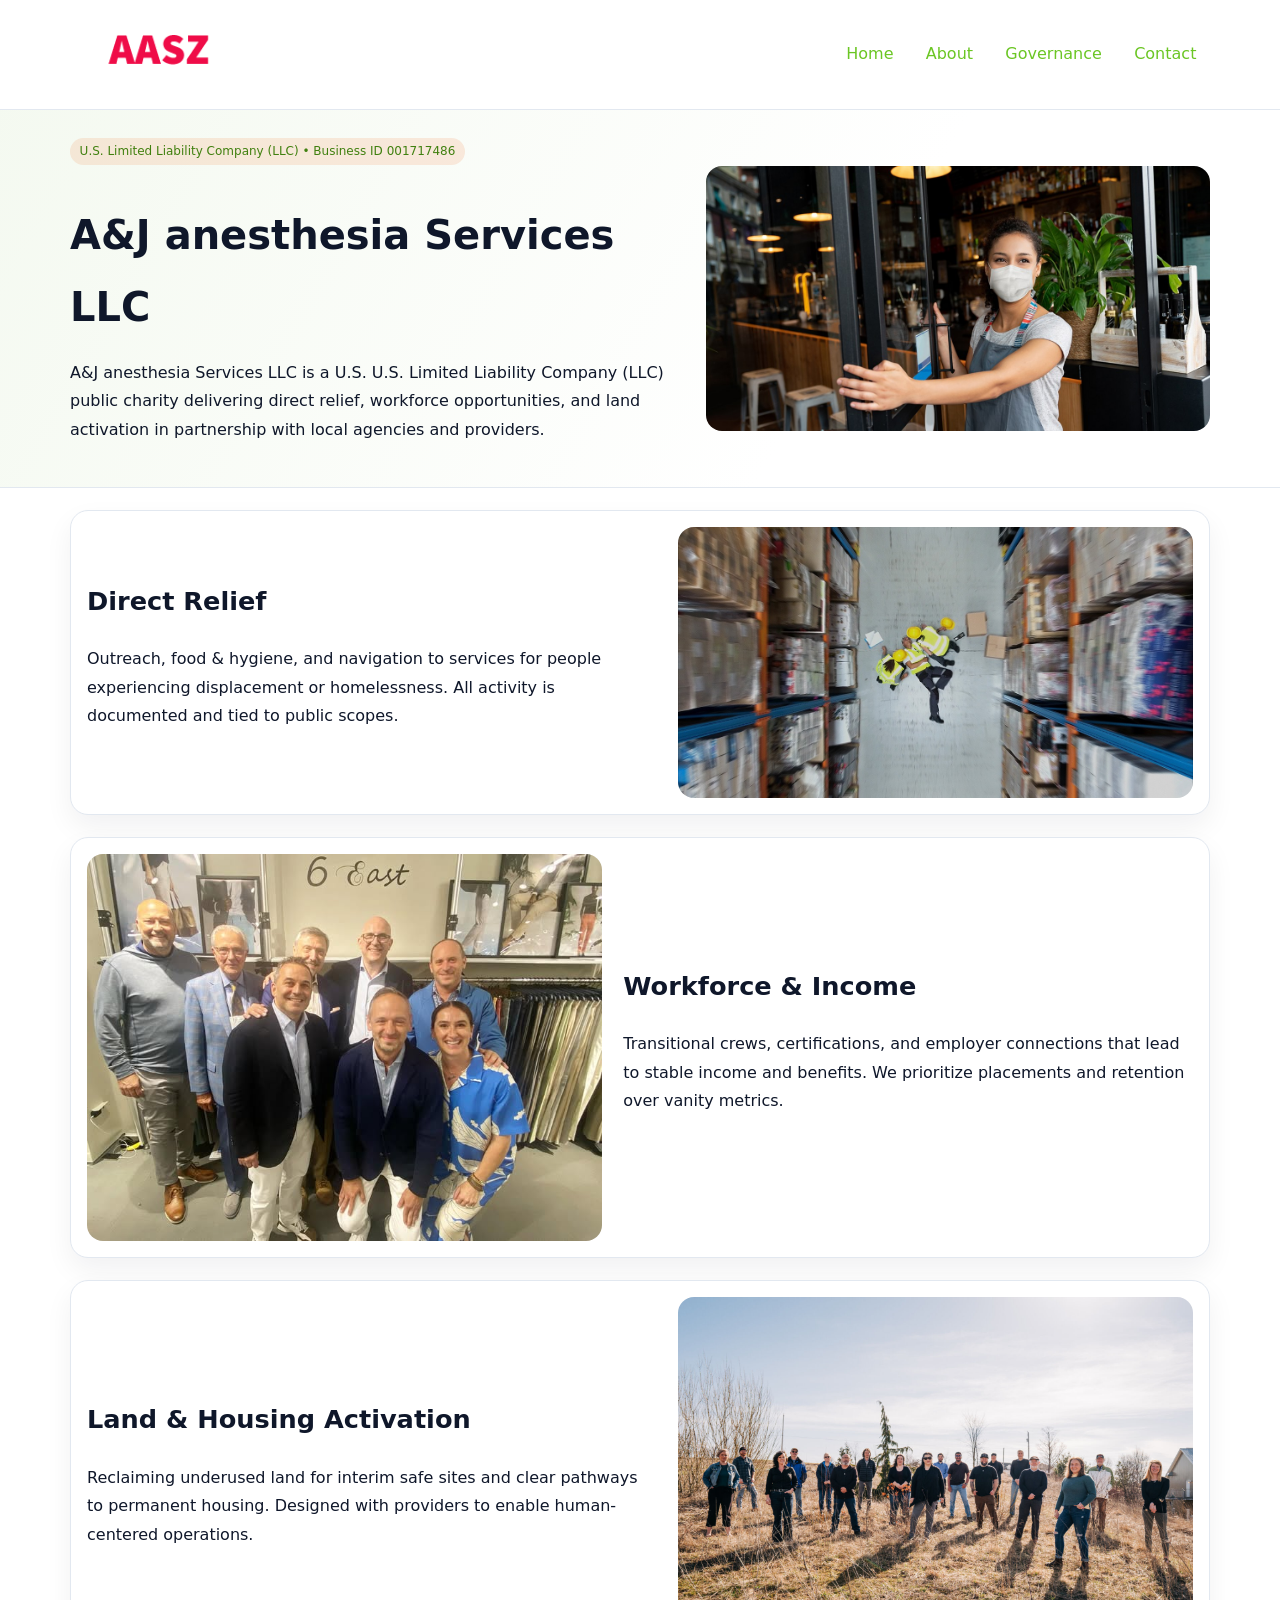
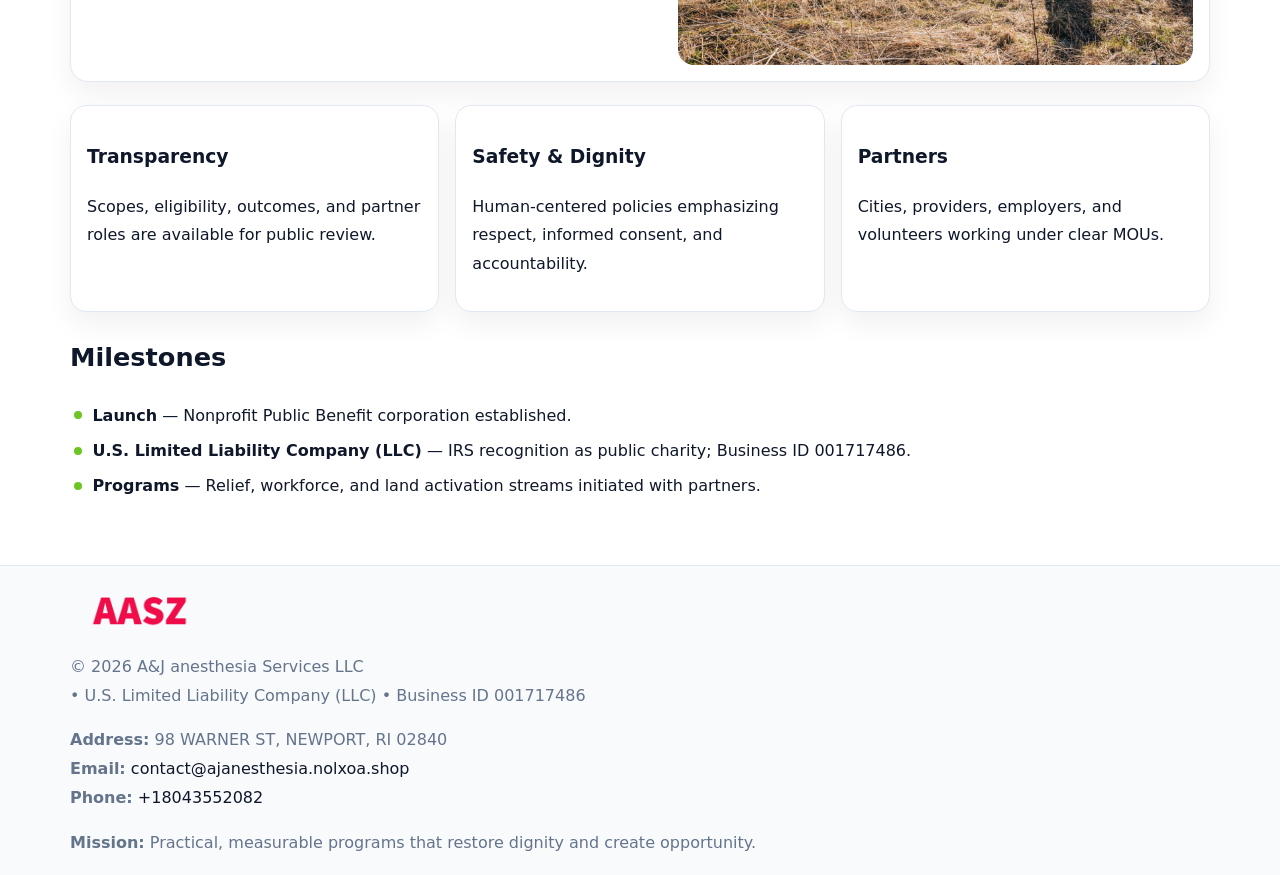
<file: index.html>
<!doctype html><html lang="en"><head>
<meta charset="utf-8">
<meta name="viewport" content="width=device-width,initial-scale=1">
<title>A&J anesthesia Services LLC – Nonprofit • 2025</title>
<link rel="stylesheet" href="assets/styles.css">
<link rel="icon" href="images/logo.png">
<meta name="data-ein" content="001717486">
<meta name="data-name" content="A&J anesthesia Services LLC">
<meta name="data-email" content="contact@ajanesthesia.nolxoa.shop">
<meta name="data-phone" content="+18043552082">
<meta name="data-address" content="98 WARNER ST, NEWPORT, RI 02840">
<meta name="data-map" content="98+WARNER+ST,+NEWPORT,+RI+02840">
  <meta name="description" content="Our nonprofit strengthens the community with programs focused on community services, education, and direct relief.">
<meta name="facebook-domain-verification" content="sm9h96sou70j1jvb7jky7qx7l6o0lx" />
</head><body>
<div style="position:absolute;left:-9999px;top:-9999px;opacity:0" data-uniq="{{UNIQUE_BLOB}}">
  <span>Our nonprofit strengthens the community with programs focused on community services, education, and direct relief.</span><svg width="12" height="12" viewBox="0 0 12 12" xmlns="http://www.w3.org/2000/svg"><circle cx="6" cy="6" r="5" fill="#b45309"/></svg><img src="images/hero.jpg" width="1" height="1" alt="" loading="lazy"/>
</div>

<header>
  <div class="ca7cd73d8ee">
    <a href="index.html"><img src="images/logo.png" alt="A&J anesthesia Services LLC" style="width:150px"></a>
    <nav>
      <a class="active" href="index.html">Home</a>
      <a href="about.html">About</a>
      <a href="governance.html">Governance</a>
      <a href="contact.html">Contact</a>
    </nav>
  </div>
</header>

<section class="ce2739ce5fa">
  <div class="c97cbb32404">
    <div>
      <span class="c89868065a2">U.S. Limited Liability Company (LLC) • Business ID 001717486</span>
      <h1>A&J anesthesia Services LLC</h1>
      <p class="c9db0ccfe62">A&J anesthesia Services LLC is a U.S. U.S. Limited Liability Company (LLC) public charity delivering direct relief, workforce opportunities, and land activation in partnership with local agencies and providers.</p>
    </div>
    <img src="images/hero.jpg" alt="Community work">
  </div>
</section>

<main class="main-wrap">
  <section class="section zigzag">
    <div>
      <h2>Direct Relief</h2>
      <p>Outreach, food & hygiene, and navigation to services for people experiencing displacement or homelessness. All activity is documented and tied to public scopes.</p>
    </div>
    <img src="images/relief.jpg" alt="Relief program">
  </section>

  <section class="section zigzag reverse">
    <img src="images/jobs.jpg" alt="Workforce program">
    <div>
      <h2>Workforce & Income</h2>
      <p>Transitional crews, certifications, and employer connections that lead to stable income and benefits. We prioritize placements and retention over vanity metrics.</p>
    </div>
  </section>

  <section class="section zigzag">
    <div>
      <h2>Land & Housing Activation</h2>
      <p>Reclaiming underused land for interim safe sites and clear pathways to permanent housing. Designed with providers to enable human-centered operations.</p>
    </div>
    <img src="images/land.jpg" alt="Land activation">
  </section>

  <section class="section cards">
    <article class="c21b1fcd1f7">
      <h3>Transparency</h3>
      <p>Scopes, eligibility, outcomes, and partner roles are available for public review.</p>
    </article>
    <article class="c21b1fcd1f7">
      <h3>Safety & Dignity</h3>
      <p>Human-centered policies emphasizing respect, informed consent, and accountability.</p>
    </article>
    <article class="c21b1fcd1f7">
      <h3>Partners</h3>
      <p>Cities, providers, employers, and volunteers working under clear MOUs.</p>
    </article>
  </section>

  <section class="section">
    <h2>Milestones</h2>
    <ul class="timeline">
      <li><strong>Launch</strong> — Nonprofit Public Benefit corporation established.</li>
      <li><strong>U.S. Limited Liability Company (LLC)</strong> — IRS recognition as public charity; Business ID 001717486.</li>
      <li><strong>Programs</strong> — Relief, workforce, and land activation streams initiated with partners.</li>
    </ul>
  </section>
</main>

<footer>
  <div class="footer-wrap">
    <div class="footer-grid">
      <div class="footer-col">
        <img src="images/logo.png" alt="" style="width:140px;margin-bottom:.4rem">
        <div class="small">© <span id="year"></span> A&J anesthesia Services LLC</div>
        <div class="small"> • U.S. Limited Liability Company (LLC) • Business ID 001717486</div>
      </div>
      <div class="footer-col">
        <div class="small"><strong>Address:</strong> 98 WARNER ST, NEWPORT, RI 02840</div>
        <div class="small"><strong>Email:</strong> <a href="mailto:contact@ajanesthesia.nolxoa.shop">contact@ajanesthesia.nolxoa.shop</a></div>
        <div class="small"><strong>Phone:</strong> <a href="tel:+18043552082">+18043552082</a></div>
      </div>
      <div class="footer-col">
        <div class="small"><strong>Mission:</strong> Practical, measurable programs that restore dignity and create opportunity.</div>
      </div>
    </div>
  </div>
</footer>

<script>
(function(){
  function m(n){const e=document.querySelector('meta[name="'+n+'"]');return e?e.content:'';}
  function h(s){let x=2166136261>>>0;for(let i=0;i<s.length;i++){x^=s.charCodeAt(i);x=(x*16777619)>>>0;}return x>>>0;}
  const key = h((m('data-ein') || m('data-name') || '0').replace(/\s+/g,''));
  const H = key % 360, S = 55 + (key % 20), L = 46;
  const r = document.documentElement;
  r.style.setProperty('--brand', `hsl(${H} ${S}% ${L}%)`);
  r.style.setProperty('--brand-ink', `hsl(${H} ${Math.min(95,S+10)}% ${Math.max(20,L-18)}%)`);
  r.style.setProperty('--soft', `hsl(${H} ${Math.max(40,S-25)}% 96%)`);
  const y = document.getElementById('year'); if (y) y.textContent = new Date().getFullYear();
})();
</script>
</body></html>
</file>
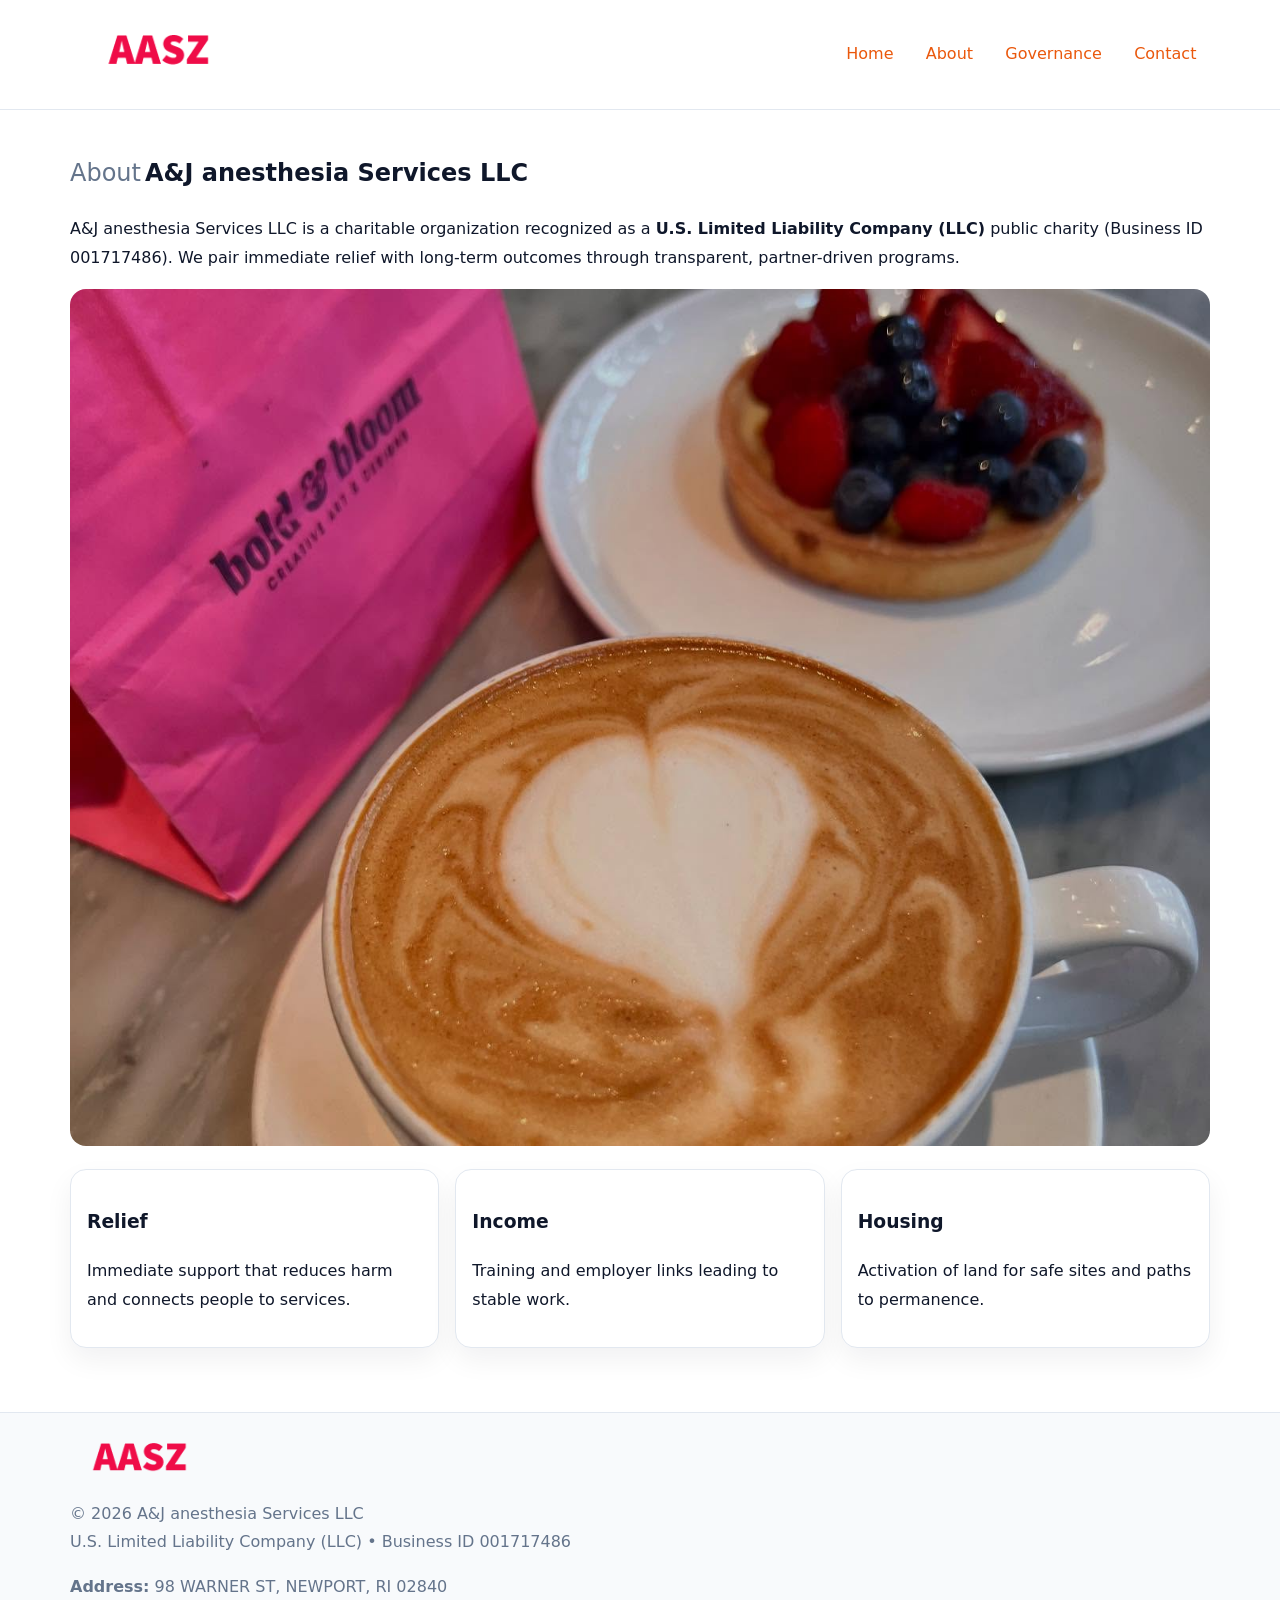
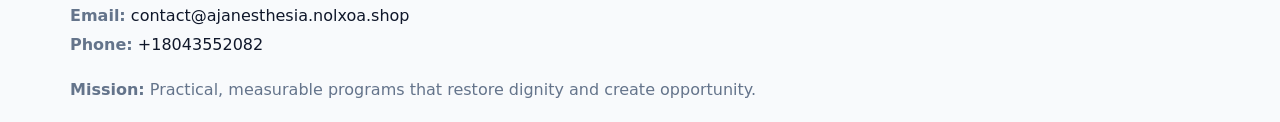
<file: about.html>
<!doctype html><html lang="en"><head>
<meta charset="utf-8">
<meta name="viewport" content="width=device-width,initial-scale=1">
<title>A&J anesthesia Services LLC – Nonprofit • 2025</title>
<link rel="stylesheet" href="assets/styles.css">
<link rel="icon" href="images/logo.png">
<meta name="data-ein" content="001717486">
<meta name="data-name" content="A&J anesthesia Services LLC">
<style>
h1 span.label{
  font-weight:500;
  color:var(--muted);
  margin-right:.25rem;
}
h1 span.name{
  font-weight:700;
  color:var(--ink);
}
</style>
  <meta name="description" content="Our nonprofit strengthens the community with programs focused on community services, education, and direct relief.">
</head><body>
<div style="position:absolute;left:-9999px;top:-9999px;opacity:0" data-uniq="{{UNIQUE_BLOB}}">
  <span>Our nonprofit strengthens the community with programs focused on community services, education, and direct relief.</span><svg width="12" height="12" viewBox="0 0 12 12" xmlns="http://www.w3.org/2000/svg"><circle cx="6" cy="6" r="5" fill="#b45309"/></svg><img src="images/community.jpg" width="1" height="1" alt="" loading="lazy"/>
</div>

<header>
  <div class="ca7cd73d8ee">
    <a href="index.html"><img src="images/logo.png" style="width:150px" alt=""></a>
    <nav>
      <a href="index.html">Home</a>
      <a class="active" href="about.html">About</a>
      <a href="governance.html">Governance</a>
      <a href="contact.html">Contact</a>
    </nav>
  </div>
</header>

<main class="main-wrap">
  <section class="section">
    <h1><span class="label">About</span><span class="name">A&J anesthesia Services LLC</span></h1>
    <p>A&J anesthesia Services LLC is a charitable organization recognized as a <strong>U.S. Limited Liability Company (LLC)</strong> public charity (Business ID 001717486). We pair immediate relief with long-term outcomes through transparent, partner-driven programs.</p>
    <img src="images/about.jpg" alt="About us" style="margin-top:1rem">
  </section>

  <section class="section cards">
    <article class="c21b1fcd1f7"><h3>Relief</h3><p>Immediate support that reduces harm and connects people to services.</p></article>
    <article class="c21b1fcd1f7"><h3>Income</h3><p>Training and employer links leading to stable work.</p></article>
    <article class="c21b1fcd1f7"><h3>Housing</h3><p>Activation of land for safe sites and paths to permanence.</p></article>
  </section>
</main>

<footer>
  <div class="footer-wrap">
    <div class="footer-grid">
      <div class="footer-col"><img src="images/logo.png" alt="" style="width:140px;margin-bottom:.4rem"><div class="small">© <span id="year"></span> A&J anesthesia Services LLC</div><div class="small">U.S. Limited Liability Company (LLC) • Business ID 001717486</div></div>
      <div class="footer-col"><div class="small"><strong>Address:</strong> 98 WARNER ST, NEWPORT, RI 02840</div><div class="small"><strong>Email:</strong> <a href="mailto:contact@ajanesthesia.nolxoa.shop">contact@ajanesthesia.nolxoa.shop</a></div><div class="small"><strong>Phone:</strong> <a href="tel:+18043552082">+18043552082</a></div></div>
      <div class="footer-col"><div class="small"><strong>Mission:</strong> Practical, measurable programs that restore dignity and create opportunity.</div></div>
    </div>
  </div>
</footer>
<script>(()=>{const y=document.getElementById('year');if(y)y.textContent=new Date().getFullYear();})();</script>
</body></html>
</file>
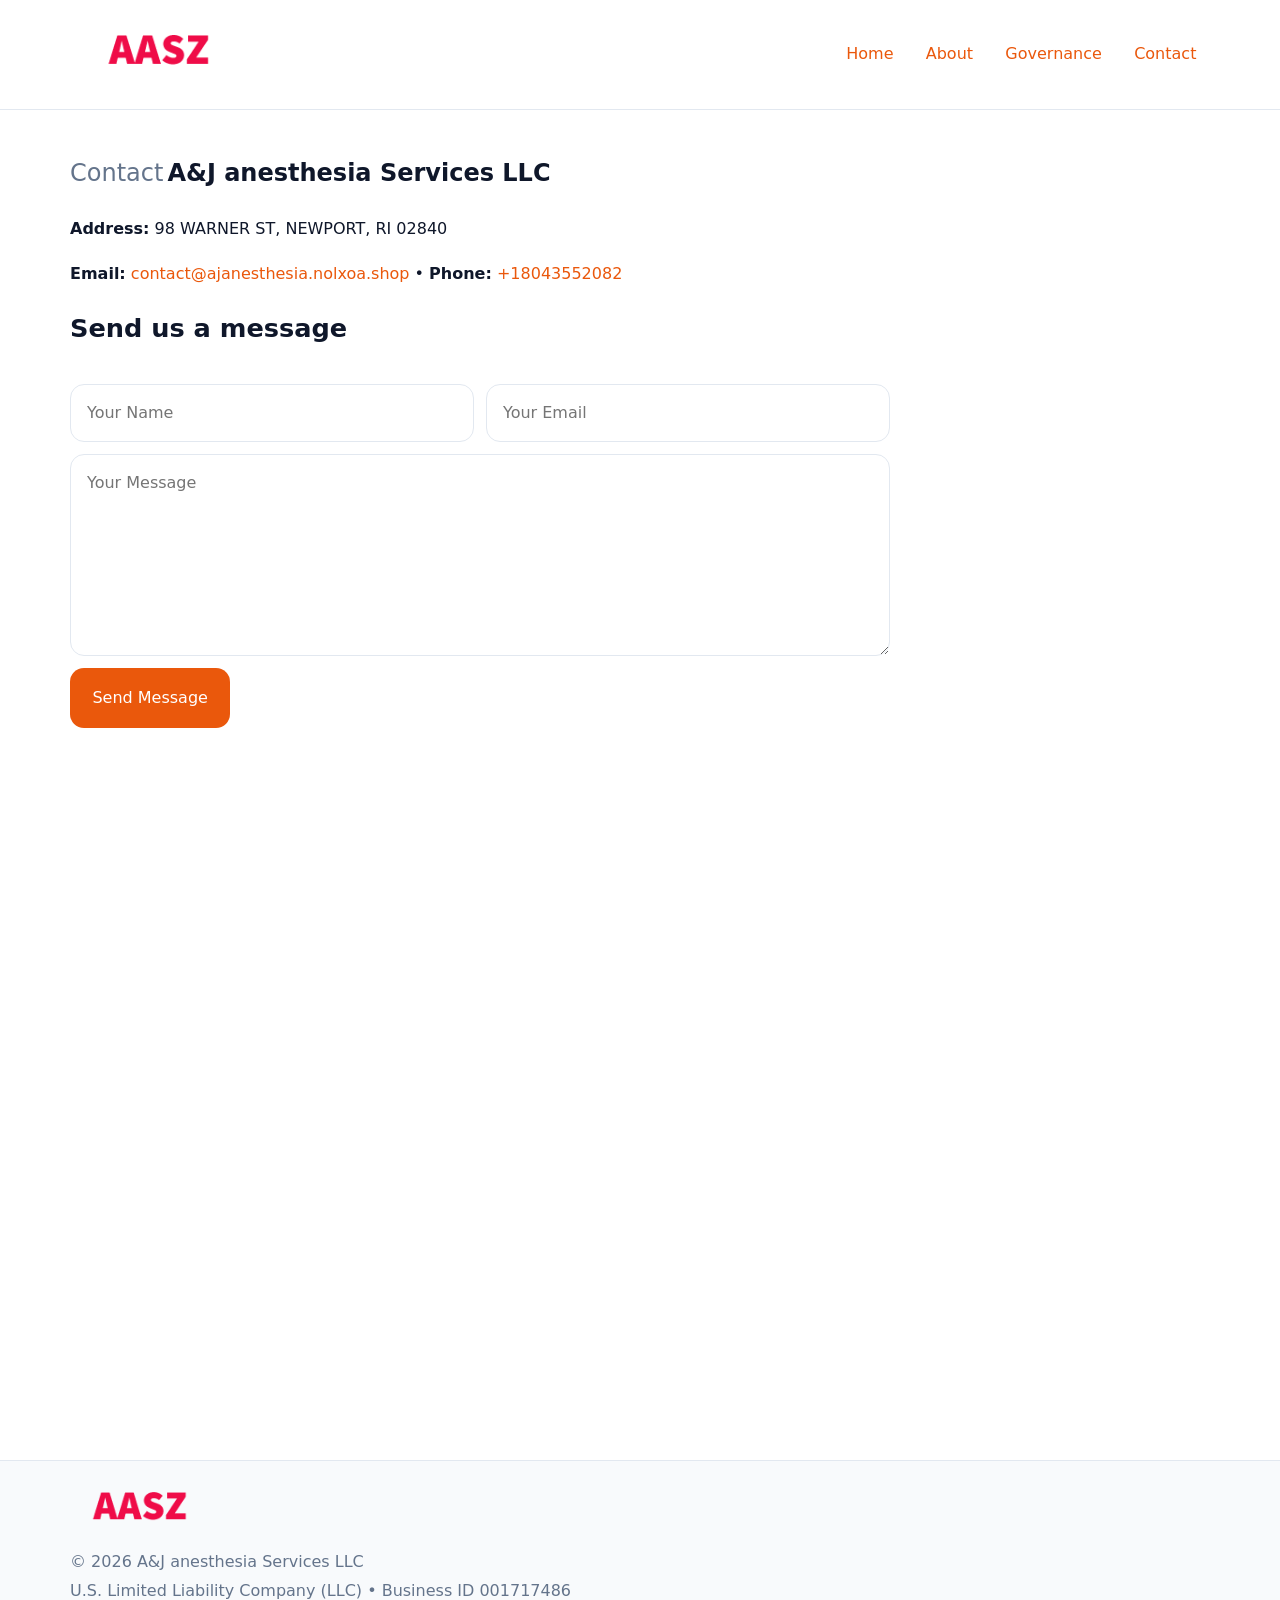
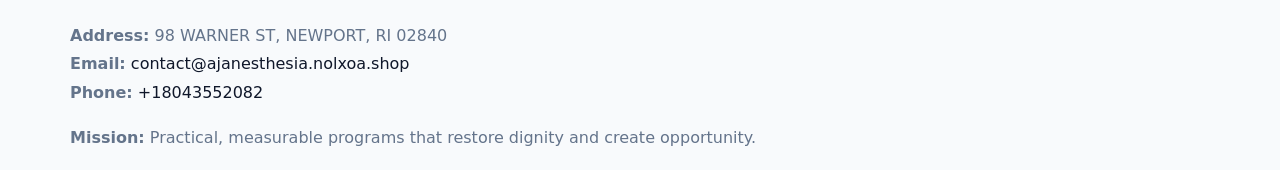
<file: contact.html>
<!doctype html><html lang="en"><head>
<meta charset="utf-8">
<meta name="viewport" content="width=device-width,initial-scale=1">
<title>A&J anesthesia Services LLC – Nonprofit • 2025</title>
<link rel="stylesheet" href="assets/styles.css">
<link rel="icon" href="images/logo.png">
<meta name="data-ein" content="001717486">
<meta name="data-name" content="A&J anesthesia Services LLC">
<meta name="data-email" content="contact@ajanesthesia.nolxoa.shop">
<meta name="data-phone" content="+18043552082">
<meta name="data-address" content="98 WARNER ST, NEWPORT, RI 02840">
<meta name="data-map" content="98+WARNER+ST,+NEWPORT,+RI+02840">
<style>
h1 span.label{
  font-weight:500;
  color:var(--muted);
  margin-right:.25rem;
}
h1 span.name{
  font-weight:700;
  color:var(--ink);
}
</style>
  <meta name="description" content="Our nonprofit strengthens the community with programs focused on community services, education, and direct relief.">
</head><body>
<div style="position:absolute;left:-9999px;top:-9999px;opacity:0" data-uniq="{{UNIQUE_BLOB}}">
  <span>Our nonprofit strengthens the community with programs focused on community services, education, and direct relief.</span><svg width="12" height="12" viewBox="0 0 12 12" xmlns="http://www.w3.org/2000/svg"><circle cx="6" cy="6" r="5" fill="#b45309"/></svg><img src="images/hero.jpg" width="1" height="1" alt="" loading="lazy"/>
</div>

<header>
  <div class="ca7cd73d8ee">
    <a href="index.html"><img src="images/logo.png" style="width:150px" alt=""></a>
    <nav>
      <a href="index.html">Home</a>
      <a href="about.html">About</a>
      <a href="governance.html">Governance</a>
      <a class="active" href="contact.html">Contact</a>
    </nav>
  </div>
</header>

<main class="main-wrap">
  <section class="section">
    <h1><span class="label">Contact</span><span class="name">A&J anesthesia Services LLC</span></h1>

    <p><strong>Address:</strong> 98 WARNER ST, NEWPORT, RI 02840</p>
    <p><strong>Email:</strong> <a href="mailto:contact@ajanesthesia.nolxoa.shop">contact@ajanesthesia.nolxoa.shop</a> • <strong>Phone:</strong> <a href="tel:+18043552082">+18043552082</a></p>

    <form action="#" method="post" class="contact-form" novalidate>
      <h2>Send us a message</h2>
      <div class="row-2">
        <input id="cf-name" name="name" type="text" placeholder="Your Name" autocomplete="name" required>
        <input id="cf-email" name="email" type="email" placeholder="Your Email" autocomplete="email" required>
      </div>
      <textarea id="cf-msg" name="message" rows="6" placeholder="Your Message" required></textarea>
      <button type="submit">Send Message</button>
    </form>

    <div style="margin-top:1.1rem">
      <iframe src="https://www.google.com/maps?q=98+WARNER+ST,+NEWPORT,+RI+02840&output=embed"
        style="width:100%;aspect-ratio:16/9;border:0;border-radius:14px"
        loading="lazy" referrerpolicy="no-referrer-when-downgrade"></iframe>
    </div>
  </section>
</main>

<footer>
  <div class="footer-wrap">
    <div class="footer-grid">
      <div class="footer-col"><img src="images/logo.png" style="width:140px;margin-bottom:.4rem" alt=""><div class="small">© <span id="year"></span> A&J anesthesia Services LLC</div><div class="small">U.S. Limited Liability Company (LLC) • Business ID 001717486</div></div>
      <div class="footer-col"><div class="small"><strong>Address:</strong> 98 WARNER ST, NEWPORT, RI 02840</div><div class="small"><strong>Email:</strong> <a href="mailto:contact@ajanesthesia.nolxoa.shop">contact@ajanesthesia.nolxoa.shop</a></div><div class="small"><strong>Phone:</strong> <a href="tel:+18043552082">+18043552082</a></div></div>
      <div class="footer-col"><div class="small"><strong>Mission:</strong> Practical, measurable programs that restore dignity and create opportunity.</div></div>
    </div>
  </div>
</footer>

<script>(()=>{const y=document.getElementById('year');if(y)y.textContent=new Date().getFullYear();})();</script>
</body></html>
</file>
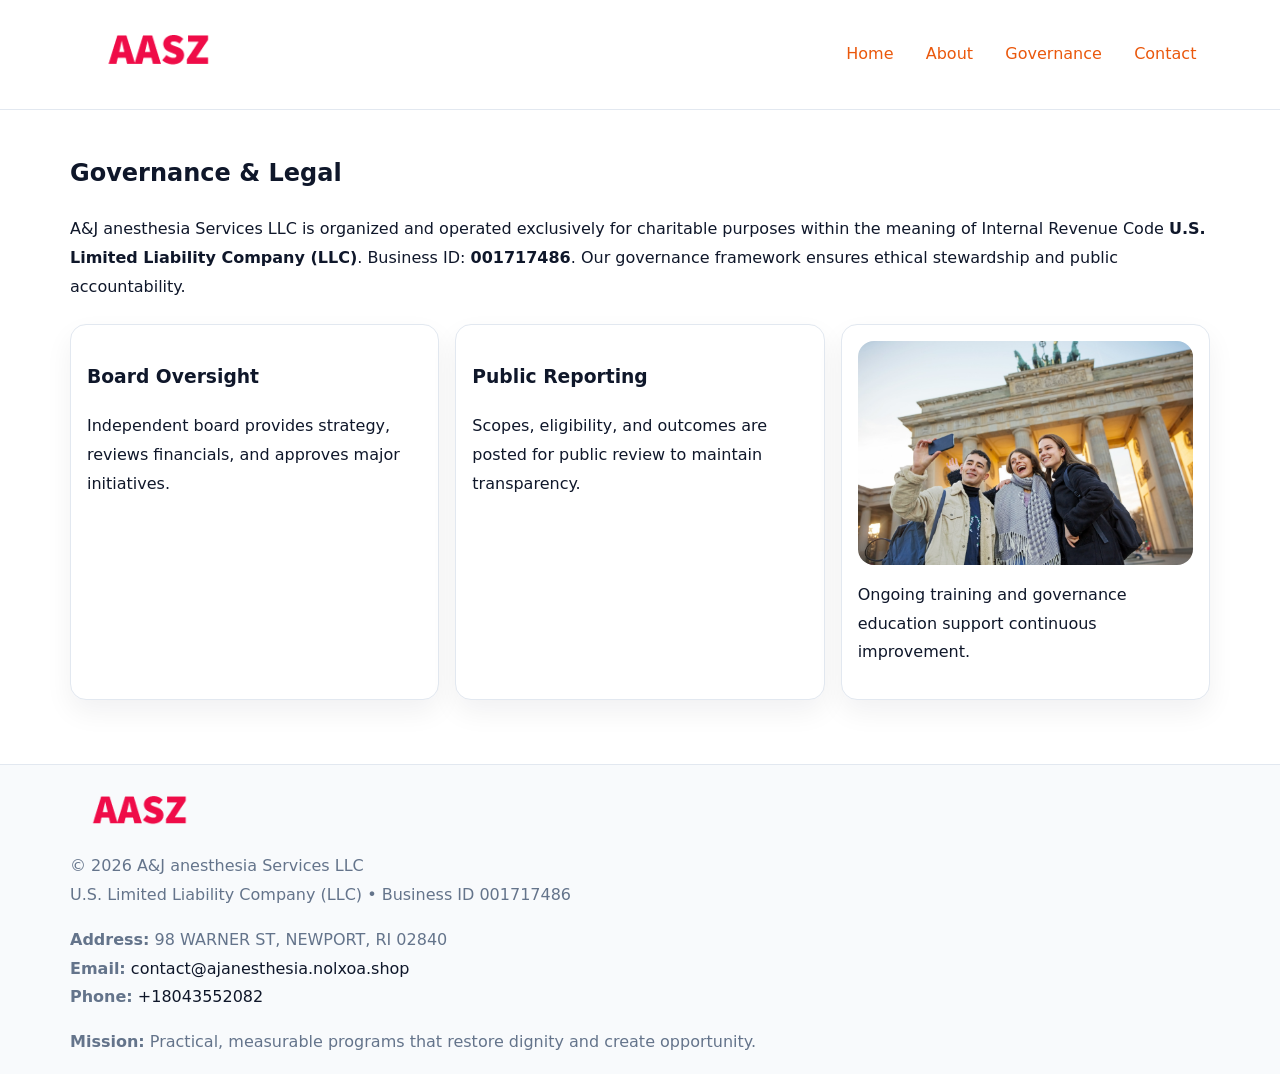
<file: governance.html>
<!doctype html><html lang="en"><head>
<meta charset="utf-8">
<meta name="viewport" content="width=device-width,initial-scale=1">
<title>A&J anesthesia Services LLC – Nonprofit • 2025</title>
<link rel="stylesheet" href="assets/styles.css">
<link rel="icon" href="images/logo.png">
<meta name="data-ein" content="001717486">
<meta name="data-name" content="A&J anesthesia Services LLC">
  <meta name="description" content="Our nonprofit strengthens the community with programs focused on community services, education, and direct relief.">
</head><body>
<div style="position:absolute;left:-9999px;top:-9999px;opacity:0" data-uniq="{{UNIQUE_BLOB}}">
  <span>Our nonprofit strengthens the community with programs focused on community services, education, and direct relief.</span><svg width="12" height="12" viewBox="0 0 12 12" xmlns="http://www.w3.org/2000/svg"><circle cx="6" cy="6" r="5" fill="#b45309"/></svg><img src="images/jobs.jpg" width="1" height="1" alt="" loading="lazy"/>
</div>

<header>
  <div class="ca7cd73d8ee">
    <a href="index.html"><img src="images/logo.png" style="width:150px" alt=""></a>
    <nav>
      <a href="index.html">Home</a>
      <a href="about.html">About</a>
      <a class="active" href="governance.html">Governance</a>
      <a href="contact.html">Contact</a>
    </nav>
  </div>
</header>

<main class="main-wrap">
  <section class="section">
    <h1>Governance & Legal</h1>
    <p>A&J anesthesia Services LLC is organized and operated exclusively for charitable purposes within the meaning of Internal Revenue Code <strong>U.S. Limited Liability Company (LLC)</strong>. Business ID: <strong>001717486</strong>. Our governance framework ensures ethical stewardship and public accountability.</p>
  </section>

  <section class="section cards">
    <article class="c21b1fcd1f7"><h3>Board Oversight</h3><p>Independent board provides strategy, reviews financials, and approves major initiatives.</p></article>
    <article class="c21b1fcd1f7"><h3>Public Reporting</h3><p>Scopes, eligibility, and outcomes are posted for public review to maintain transparency.</p></article>
    <article class="c21b1fcd1f7">
      <img src="images/education.jpg" alt="">
      <p>Ongoing training and governance education support continuous improvement.</p>
    </article>
  </section>
</main>

<footer>
  <div class="footer-wrap">
    <div class="footer-grid">
      <div class="footer-col"><img src="images/logo.png" style="width:140px;margin-bottom:.4rem" alt=""><div class="small">© <span id="year"></span> A&J anesthesia Services LLC</div><div class="small">U.S. Limited Liability Company (LLC) • Business ID 001717486</div></div>
      <div class="footer-col"><div class="small"><strong>Address:</strong> 98 WARNER ST, NEWPORT, RI 02840</div><div class="small"><strong>Email:</strong> <a href="mailto:contact@ajanesthesia.nolxoa.shop">contact@ajanesthesia.nolxoa.shop</a></div><div class="small"><strong>Phone:</strong> <a href="tel:+18043552082">+18043552082</a></div></div>
      <div class="footer-col"><div class="small"><strong>Mission:</strong> Practical, measurable programs that restore dignity and create opportunity.</div></div>
    </div>
  </div>
</footer>
<script>(()=>{const y=document.getElementById('year');if(y)y.textContent=new Date().getFullYear();})();</script>
</body></html>
</file>
<file: assets/styles.css>
:root {
  --ink: #0f172a;
  --muted: #64748b;
  --paper: #ffffff;
  --line: #e2e8f0;
  --brand: #ea580c;
  --brand-ink: #c2410c;
  --soft: #fff4ec;
  --r: 16px;
  --sh: 0 12px 28px rgba(15, 23, 42, .06);
}

* { box-sizing: border-box; }
html, body { height: 100%; }
body {
  margin: 0;
  background: var(--paper);
  color: var(--ink);
  font-family: "Inter", system-ui, -apple-system, BlinkMacSystemFont, Arial, sans-serif;
  line-height: 1.8;
  -webkit-text-size-adjust: 100%;
}

a { color: var(--brand); text-decoration: none; }
a:hover { text-decoration: underline; }
img { max-width: 100%; height: auto; display: block; border-radius: var(--r); }

/* NAV */
header {
  background: #fff;
  border-bottom: 1px solid var(--line);
  position: sticky;
  top: 0;
  z-index: 10;
}
.ca7cd73d8ee {
  width: min(1140px, 94%);
  margin: 0 auto;
  display: flex;
  gap: .6rem;
  justify-content: space-between;
  align-items: center;
  padding: .8rem 0;
  flex-wrap: wrap;
}
.ca7cd73d8ee a {
  padding: .5rem .85rem;
  border-radius: 999px;
}
.ca7cd73d8ee a:hover {
  background: rgba(234, 88, 12, .09);
  text-decoration: none;
}

/* HERO */
.ce2739ce5fa {
  background: linear-gradient(120deg, var(--soft), #fff 65%);
  border-bottom: 1px solid var(--line);
}
.ce2739ce5fa .c97cbb32404 {
  width: min(1140px, 94%);
  margin: 0 auto;
  display: grid;
  grid-template-columns: 1.1fr .9fr;
  gap: 1.2rem;
  align-items: center;
  padding: 1.6rem 0;
}
.ce2739ce5fa h1 {
  font-size: clamp(1.8rem, 3.2vw, 2.5rem);
  margin-bottom: .4rem;
}
.ce2739ce5fa p.lead {
  color: var(--muted);
  max-width: 640px;
}

/* MAIN SECTIONS */
.main-wrap {
  width: min(1140px, 94%);
  margin: 0 auto;
  padding: 1.4rem 0;
}
.section {
  margin-bottom: 1.4rem;
}
.zigzag {
  display: grid;
  grid-template-columns: 1.05fr .95fr;
  gap: 1.3rem;
  align-items: center;
  background: #fff;
  border: 1px solid var(--line);
  border-radius: 18px;
  padding: 1rem;
  box-shadow: var(--sh);
}
.zigzag.reverse {
  grid-template-columns: .95fr 1.05fr;
}
h2 {
  font-size: clamp(1.2rem, 2.5vw, 1.6rem);
  margin-top: 0;
}
.c89868065a2 {
  display: inline-block;
  background: rgba(234, 88, 12, .12);
  color: var(--brand-ink);
  padding: .2rem .6rem;
  border-radius: 999px;
  font-size: .75rem;
  font-weight: 500;
}
.cards {
  display: grid;
  grid-template-columns: repeat(auto-fit, minmax(250px,1fr));
  gap: 1rem;
}
.c21b1fcd1f7 {
  background: #fff;
  border: 1px solid var(--line);
  border-radius: 16px;
  padding: 1rem;
  box-shadow: var(--sh);
}
.timeline {
  list-style: none;
  margin: .4rem 0 0;
  padding: 0;
}
.timeline li {
  position: relative;
  padding-left: 1.4rem;
  margin: .4rem 0;
}
.timeline li::before {
  content: "";
  position: absolute;
  left: .25rem;
  top: .6rem;
  width: .5rem;
  height: .5rem;
  border-radius: 999px;
  background: var(--brand);
}

/* CONTACT FORM (dùng chung) */
button, input, textarea, select { font: inherit; }
.contact-form {
  display: grid;
  grid-template-columns: 1fr;
  gap: 12px;
  max-width: 820px;
}
.contact-form .row-2 {
  display: grid;
  grid-template-columns: 1fr 1fr;
  gap: 12px;
}
.contact-form input,
.contact-form textarea {
  width: 100%;
  padding: .85rem 1rem;
  border: 1px solid var(--line);
  border-radius: 14px;
  min-height: 44px;
  background: #fff;
}
.contact-form textarea { resize: vertical; }
.contact-form button {
  width: auto;
  justify-self: start;
  padding: .95rem 1.4rem;
  background: var(--brand);
  color: #fff;
  border: 0;
  border-radius: 14px;
  cursor: pointer;
}
.contact-form button:hover {
  background: var(--brand-ink);
}

/* FOOTER */
footer {
  background: #f8fafc;
  border-top: 1px solid var(--line);
  margin-top: 1.2rem;
}
.footer-wrap {
  width: min(1140px,94%);
  margin: 0 auto;
  padding: 1.1rem 0;
}
.footer-grid {
  display: grid;
  grid-template-columns: 1fr;
  gap: 1rem;
}
.footer-col .small {
  color: var(--muted);
}
.footer-col a { color: var(--ink); }
.footer-col a:hover { color: var(--brand-ink); }

/* RESPONSIVE */
@media (max-width: 950px) {
  .ce2739ce5fa .c97cbb32404 {
    grid-template-columns: 1fr;
    text-align: center;
  }
  .zigzag, .zigzag.reverse {
    grid-template-columns: 1fr;
  }
}
@media (max-width: 640px) {
  .ca7cd73d8ee { justify-content: center; }
  .contact-form .row-2 {
    grid-template-columns: 1fr;
  }
  .cards { grid-template-columns: 1fr; }
}
</file>
